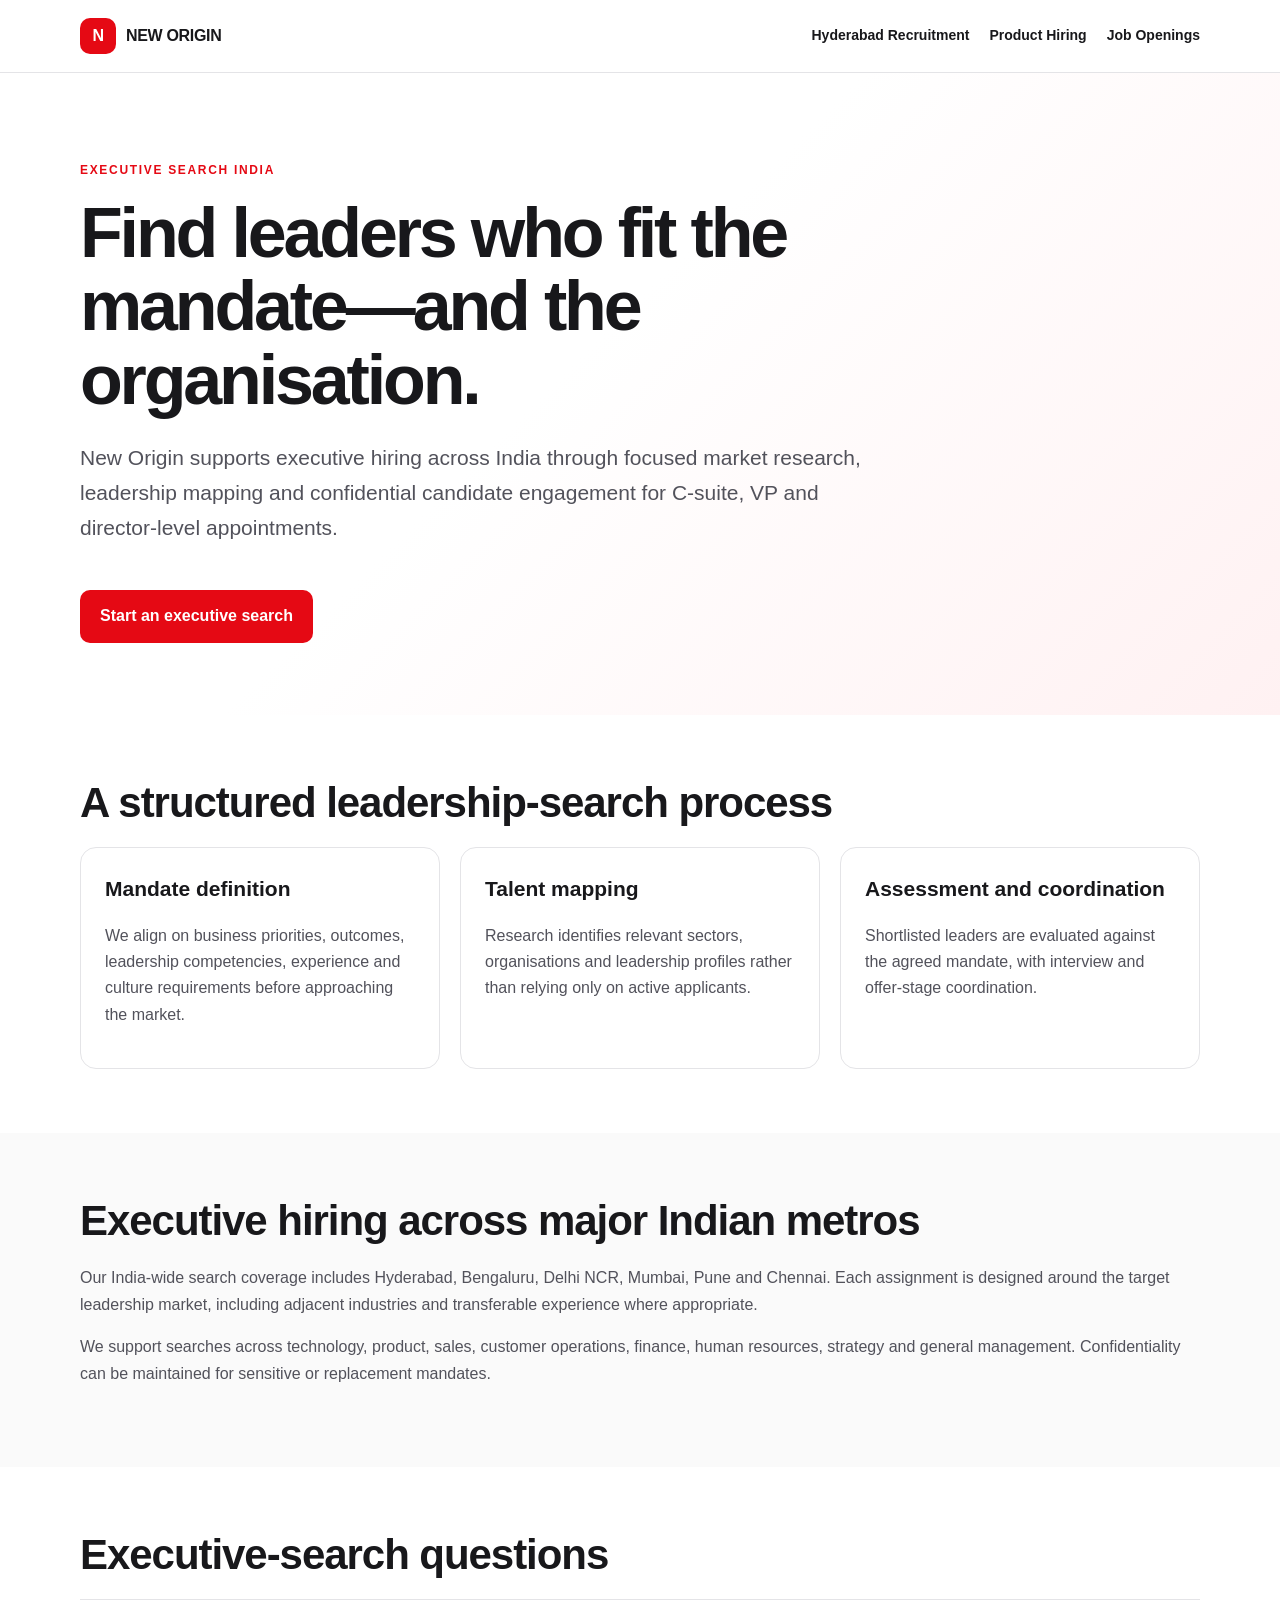
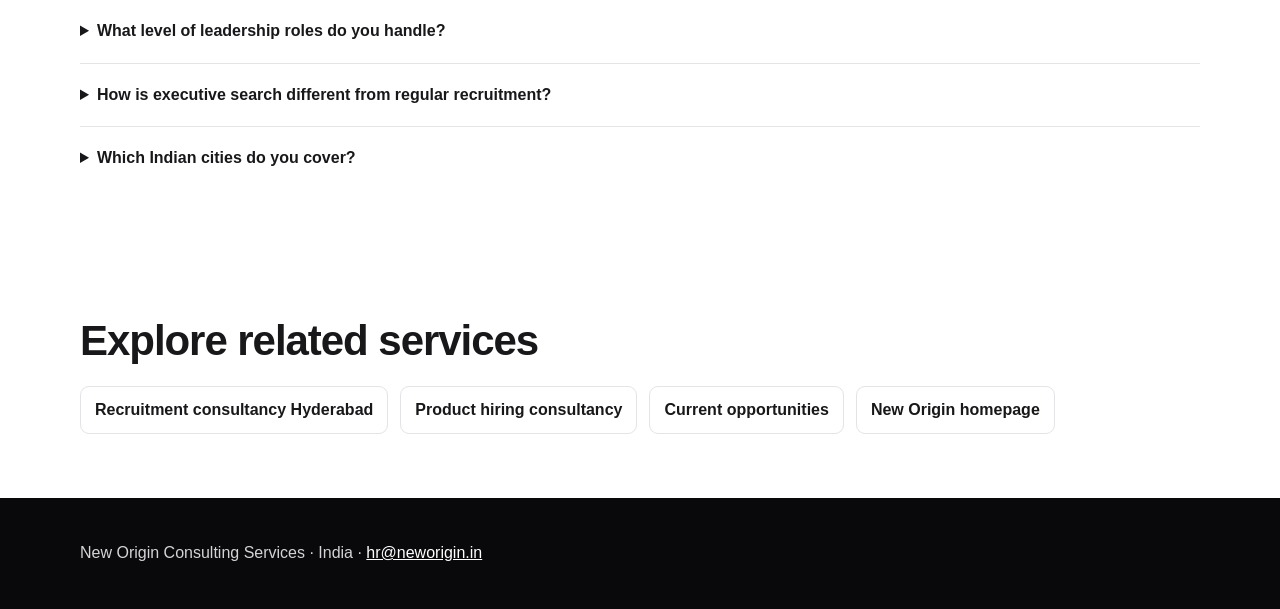
<file: executive-search-india.html>
<!doctype html><html lang="en"><head><meta charset="utf-8"><meta name="viewport" content="width=device-width,initial-scale=1"><title>Executive Search Firm in India | New Origin</title><meta name="description" content="Executive search services in India for C-suite, VP and director hiring. Targeted leadership mapping across Hyderabad, Bengaluru, Delhi, Mumbai, Pune and Chennai."><link rel="canonical" href="https://www.neworigin.in/executive-search-india.html"><link rel="icon" href="/favicon.svg" type="image/svg+xml"><link rel="stylesheet" href="/seo-page.css"><script type="application/ld+json">{"@context":"https://schema.org","@type":"Service","name":"Executive Search in India","serviceType":"Executive Search and Leadership Hiring","provider":{"@type":"Organization","name":"New Origin Consulting Services","url":"https://www.neworigin.in/"},"areaServed":{"@type":"Country","name":"India"}}</script></head><body><header class="top"><nav class="wrap nav"><a class="brand" href="/"><span class="mark">N</span>NEW ORIGIN</a><div class="navlinks"><a href="/recruitment-consultancy-hyderabad.html">Hyderabad Recruitment</a><a href="/product-technical-hiring.html">Product Hiring</a><a href="/job-openings.html">Job Openings</a></div></nav></header><main><section class="hero"><div class="wrap"><div class="eyebrow">Executive Search India</div><h1>Find leaders who fit the mandate—and the organisation.</h1><p class="lead">New Origin supports executive hiring across India through focused market research, leadership mapping and confidential candidate engagement for C-suite, VP and director-level appointments.</p><a class="cta" href="mailto:hr@neworigin.in?subject=Executive%20Search%20Mandate">Start an executive search</a></div></section><section class="section"><div class="wrap"><h2>A structured leadership-search process</h2><div class="grid"><article class="card"><h3>Mandate definition</h3><p>We align on business priorities, outcomes, leadership competencies, experience and culture requirements before approaching the market.</p></article><article class="card"><h3>Talent mapping</h3><p>Research identifies relevant sectors, organisations and leadership profiles rather than relying only on active applicants.</p></article><article class="card"><h3>Assessment and coordination</h3><p>Shortlisted leaders are evaluated against the agreed mandate, with interview and offer-stage coordination.</p></article></div></div></section><section class="section alt"><div class="wrap"><h2>Executive hiring across major Indian metros</h2><p>Our India-wide search coverage includes Hyderabad, Bengaluru, Delhi NCR, Mumbai, Pune and Chennai. Each assignment is designed around the target leadership market, including adjacent industries and transferable experience where appropriate.</p><p>We support searches across technology, product, sales, customer operations, finance, human resources, strategy and general management. Confidentiality can be maintained for sensitive or replacement mandates.</p></div></section><section class="section faq"><div class="wrap"><h2>Executive-search questions</h2><details><summary>What level of leadership roles do you handle?</summary><p>Our executive-search work focuses on C-suite, vice president, director and senior functional leadership appointments.</p></details><details><summary>How is executive search different from regular recruitment?</summary><p>Executive search uses proactive market mapping and direct engagement to reach qualified leaders, including people who may not be actively applying for jobs.</p></details><details><summary>Which Indian cities do you cover?</summary><p>We can conduct India-wide searches, with particular coverage across Hyderabad, Bengaluru, Delhi NCR, Mumbai, Pune and Chennai.</p></details></div></section><section class="section"><div class="wrap"><h2>Explore related services</h2><div class="links"><a href="/recruitment-consultancy-hyderabad.html">Recruitment consultancy Hyderabad</a><a href="/product-technical-hiring.html">Product hiring consultancy</a><a href="/job-openings.html">Current opportunities</a><a href="/">New Origin homepage</a></div></div></section></main><footer class="foot"><div class="wrap">New Origin Consulting Services · India · <a href="mailto:hr@neworigin.in">hr@neworigin.in</a></div></footer></body></html>
</file>
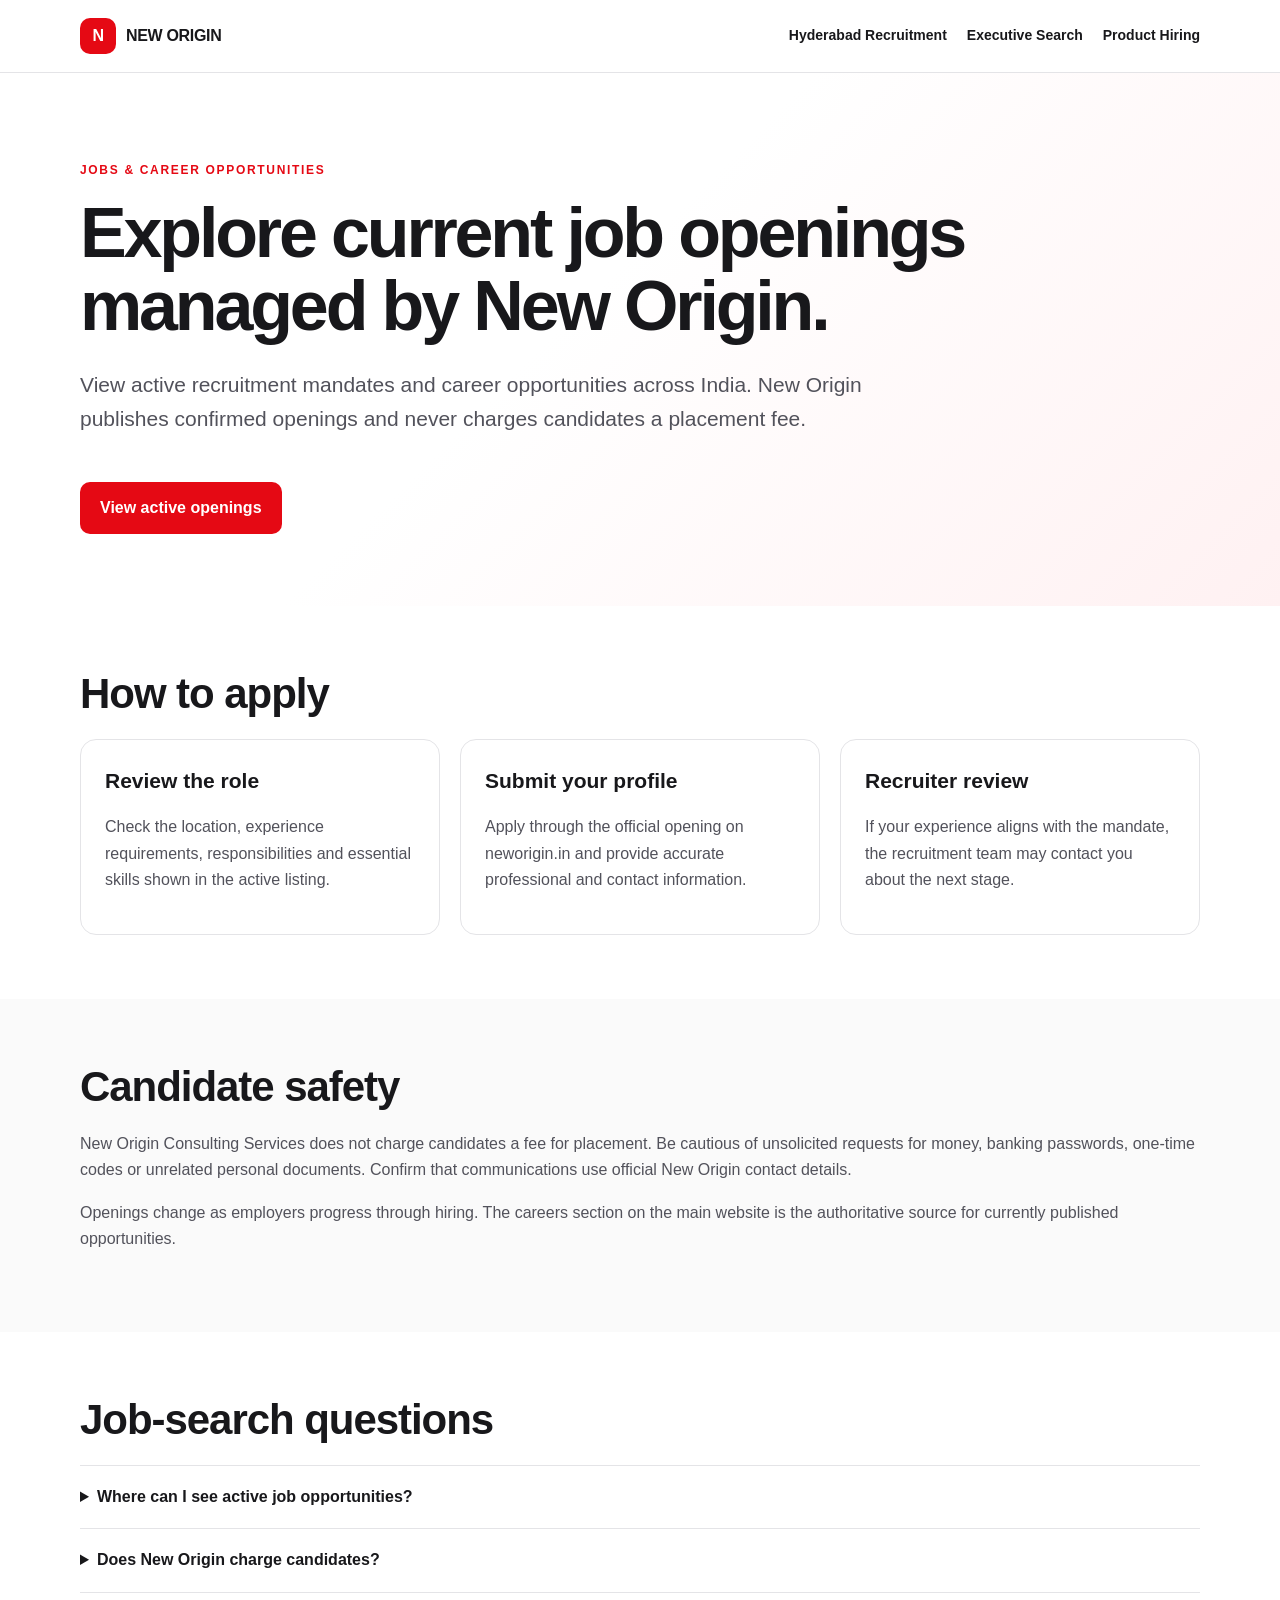
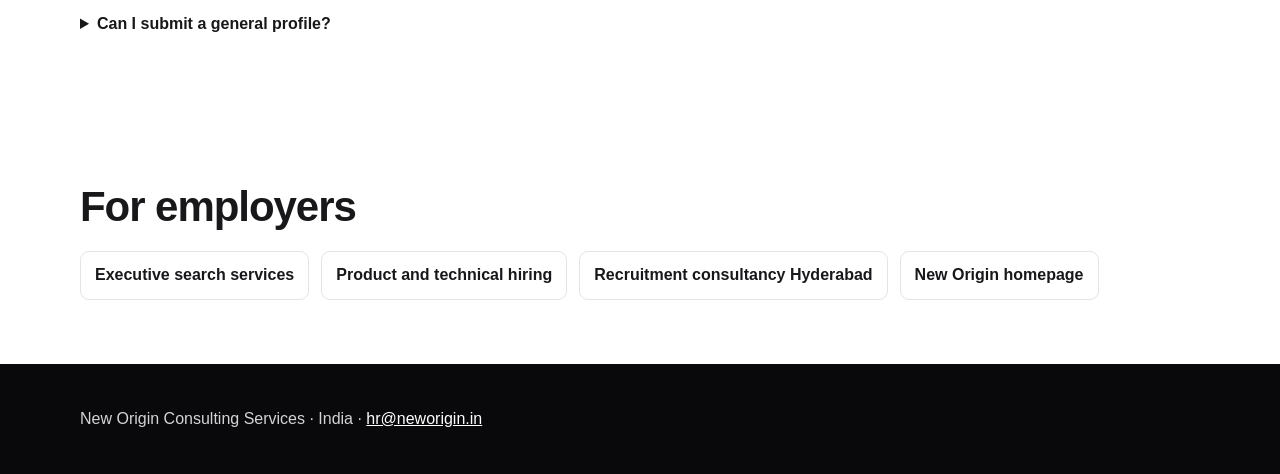
<file: job-openings.html>
<!doctype html><html lang="en"><head><meta charset="utf-8"><meta name="viewport" content="width=device-width,initial-scale=1"><title>Job Openings & Opportunities in India | New Origin</title><meta name="description" content="Explore job openings and career opportunities managed by New Origin Consulting Services across India. Review active mandates and apply through the official website."><link rel="canonical" href="https://www.neworigin.in/job-openings.html"><link rel="icon" href="/favicon.svg" type="image/svg+xml"><link rel="stylesheet" href="/seo-page.css"></head><body><header class="top"><nav class="wrap nav"><a class="brand" href="/"><span class="mark">N</span>NEW ORIGIN</a><div class="navlinks"><a href="/recruitment-consultancy-hyderabad.html">Hyderabad Recruitment</a><a href="/executive-search-india.html">Executive Search</a><a href="/product-technical-hiring.html">Product Hiring</a></div></nav></header><main><section class="hero"><div class="wrap"><div class="eyebrow">Jobs &amp; Career Opportunities</div><h1>Explore current job openings managed by New Origin.</h1><p class="lead">View active recruitment mandates and career opportunities across India. New Origin publishes confirmed openings and never charges candidates a placement fee.</p><a class="cta" href="/#careers">View active openings</a></div></section><section class="section"><div class="wrap"><h2>How to apply</h2><div class="grid"><article class="card"><h3>Review the role</h3><p>Check the location, experience requirements, responsibilities and essential skills shown in the active listing.</p></article><article class="card"><h3>Submit your profile</h3><p>Apply through the official opening on neworigin.in and provide accurate professional and contact information.</p></article><article class="card"><h3>Recruiter review</h3><p>If your experience aligns with the mandate, the recruitment team may contact you about the next stage.</p></article></div></div></section><section class="section alt"><div class="wrap"><h2>Candidate safety</h2><p>New Origin Consulting Services does not charge candidates a fee for placement. Be cautious of unsolicited requests for money, banking passwords, one-time codes or unrelated personal documents. Confirm that communications use official New Origin contact details.</p><p>Openings change as employers progress through hiring. The careers section on the main website is the authoritative source for currently published opportunities.</p></div></section><section class="section faq"><div class="wrap"><h2>Job-search questions</h2><details><summary>Where can I see active job opportunities?</summary><p>Use the “View active openings” button above to access the current careers section on the New Origin website.</p></details><details><summary>Does New Origin charge candidates?</summary><p>No. Candidates are not charged a placement fee for applying to or being considered for a mandate.</p></details><details><summary>Can I submit a general profile?</summary><p>You can contact hr@neworigin.in, but applications linked to a relevant active opening are easier for the recruitment team to assess.</p></details></div></section><section class="section"><div class="wrap"><h2>For employers</h2><div class="links"><a href="/executive-search-india.html">Executive search services</a><a href="/product-technical-hiring.html">Product and technical hiring</a><a href="/recruitment-consultancy-hyderabad.html">Recruitment consultancy Hyderabad</a><a href="/">New Origin homepage</a></div></div></section></main><footer class="foot"><div class="wrap">New Origin Consulting Services · India · <a href="mailto:hr@neworigin.in">hr@neworigin.in</a></div></footer></body></html>
</file>
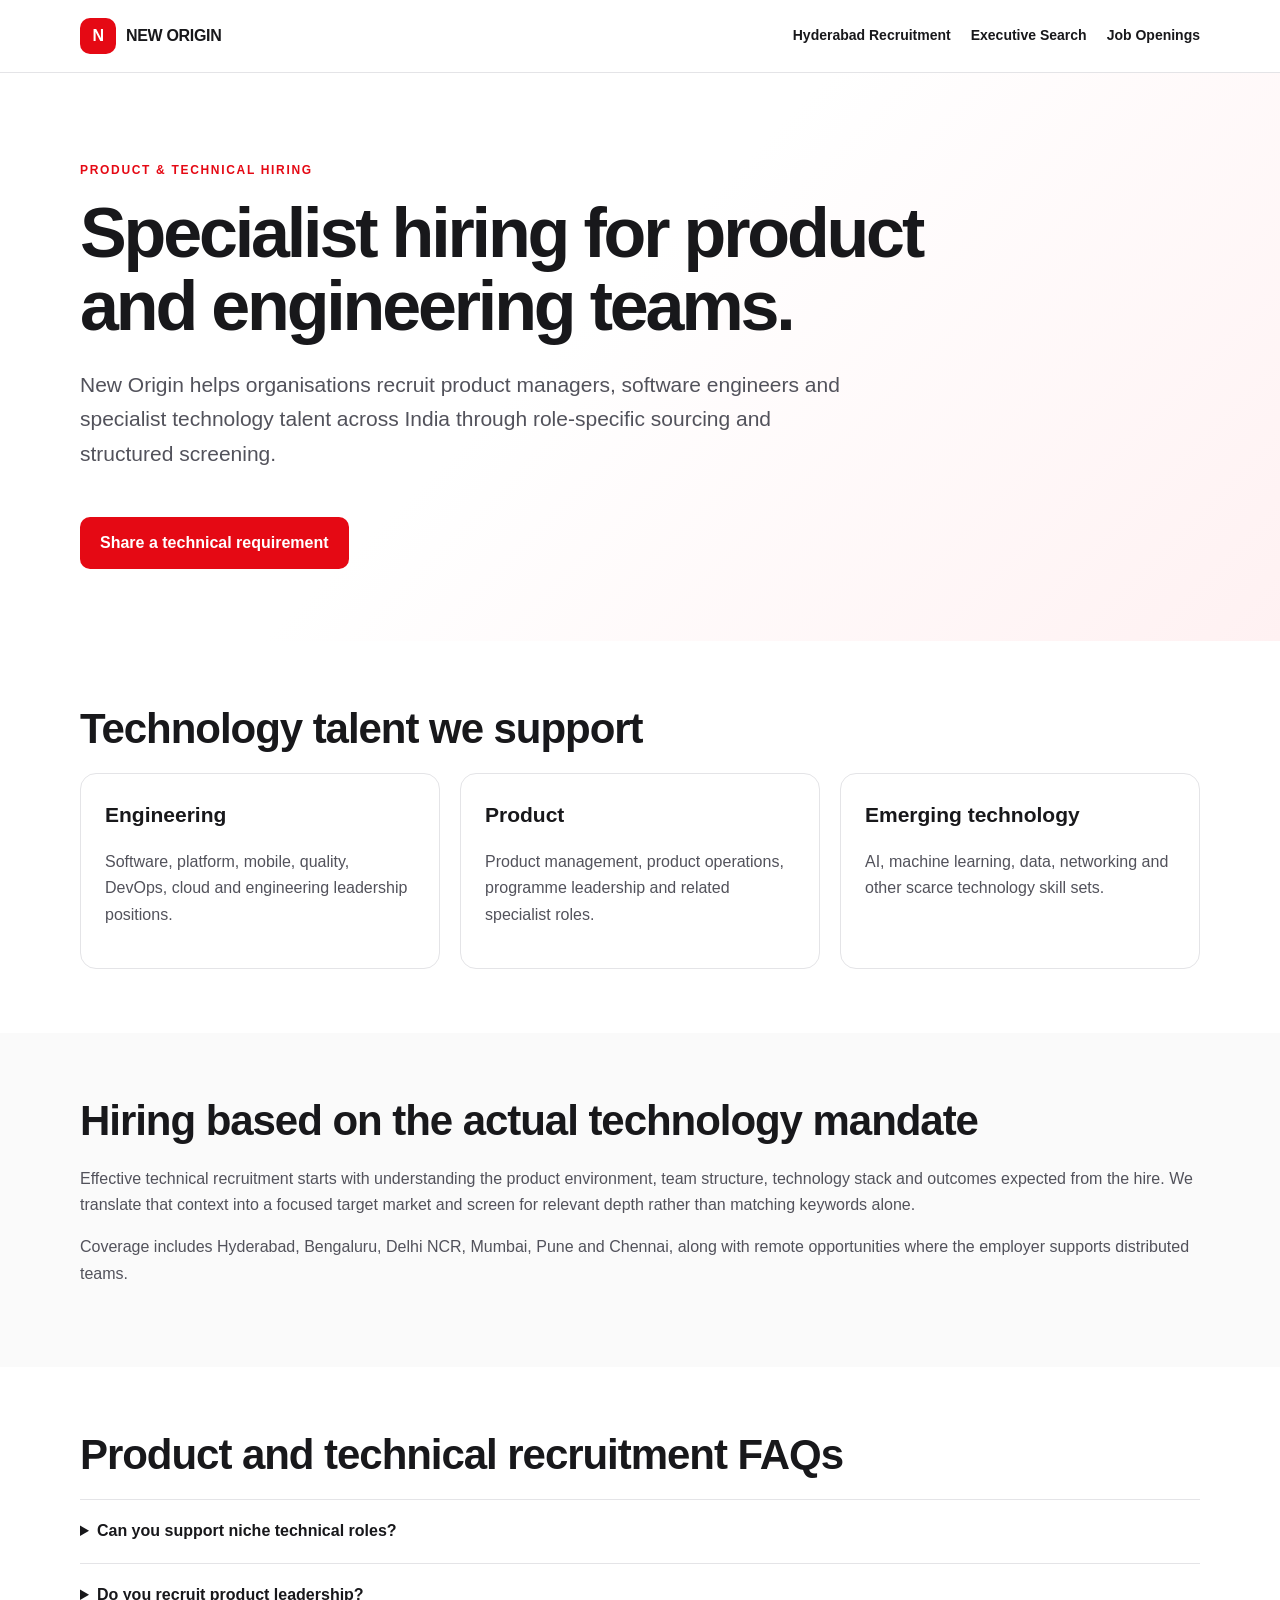
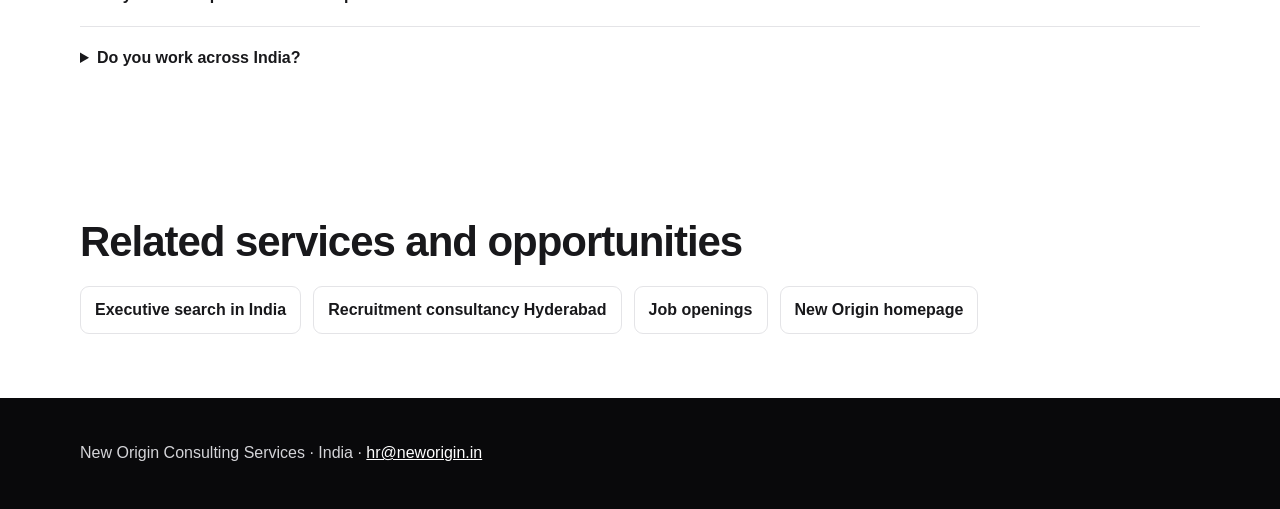
<file: product-technical-hiring.html>
<!doctype html><html lang="en"><head><meta charset="utf-8"><meta name="viewport" content="width=device-width,initial-scale=1"><title>Product & Technical Hiring Consultancy | New Origin</title><meta name="description" content="Product and technical hiring consultancy in India for engineering, product, mobile, AI, ML, cloud and networking talent across major technology markets."><link rel="canonical" href="https://www.neworigin.in/product-technical-hiring.html"><link rel="icon" href="/favicon.svg" type="image/svg+xml"><link rel="stylesheet" href="/seo-page.css"><script type="application/ld+json">{"@context":"https://schema.org","@type":"Service","name":"Product and Technical Hiring","provider":{"@type":"Organization","name":"New Origin Consulting Services","url":"https://www.neworigin.in/"},"areaServed":{"@type":"Country","name":"India"},"serviceType":["Product Hiring","Technical Recruitment","Engineering Recruitment"]}</script></head><body><header class="top"><nav class="wrap nav"><a class="brand" href="/"><span class="mark">N</span>NEW ORIGIN</a><div class="navlinks"><a href="/recruitment-consultancy-hyderabad.html">Hyderabad Recruitment</a><a href="/executive-search-india.html">Executive Search</a><a href="/job-openings.html">Job Openings</a></div></nav></header><main><section class="hero"><div class="wrap"><div class="eyebrow">Product &amp; Technical Hiring</div><h1>Specialist hiring for product and engineering teams.</h1><p class="lead">New Origin helps organisations recruit product managers, software engineers and specialist technology talent across India through role-specific sourcing and structured screening.</p><a class="cta" href="mailto:hr@neworigin.in?subject=Product%20or%20Technical%20Hiring">Share a technical requirement</a></div></section><section class="section"><div class="wrap"><h2>Technology talent we support</h2><div class="grid"><article class="card"><h3>Engineering</h3><p>Software, platform, mobile, quality, DevOps, cloud and engineering leadership positions.</p></article><article class="card"><h3>Product</h3><p>Product management, product operations, programme leadership and related specialist roles.</p></article><article class="card"><h3>Emerging technology</h3><p>AI, machine learning, data, networking and other scarce technology skill sets.</p></article></div></div></section><section class="section alt"><div class="wrap"><h2>Hiring based on the actual technology mandate</h2><p>Effective technical recruitment starts with understanding the product environment, team structure, technology stack and outcomes expected from the hire. We translate that context into a focused target market and screen for relevant depth rather than matching keywords alone.</p><p>Coverage includes Hyderabad, Bengaluru, Delhi NCR, Mumbai, Pune and Chennai, along with remote opportunities where the employer supports distributed teams.</p></div></section><section class="section faq"><div class="wrap"><h2>Product and technical recruitment FAQs</h2><details><summary>Can you support niche technical roles?</summary><p>Yes. Market mapping and direct sourcing can be used for specialised technology profiles where the active applicant pool is limited.</p></details><details><summary>Do you recruit product leadership?</summary><p>Yes. We support product-management and product-leadership hiring, including senior and executive mandates.</p></details><details><summary>Do you work across India?</summary><p>Yes. Searches can cover India nationally, with concentration in the country's major technology and business metros.</p></details></div></section><section class="section"><div class="wrap"><h2>Related services and opportunities</h2><div class="links"><a href="/executive-search-india.html">Executive search in India</a><a href="/recruitment-consultancy-hyderabad.html">Recruitment consultancy Hyderabad</a><a href="/job-openings.html">Job openings</a><a href="/">New Origin homepage</a></div></div></section></main><footer class="foot"><div class="wrap">New Origin Consulting Services · India · <a href="mailto:hr@neworigin.in">hr@neworigin.in</a></div></footer></body></html>
</file>
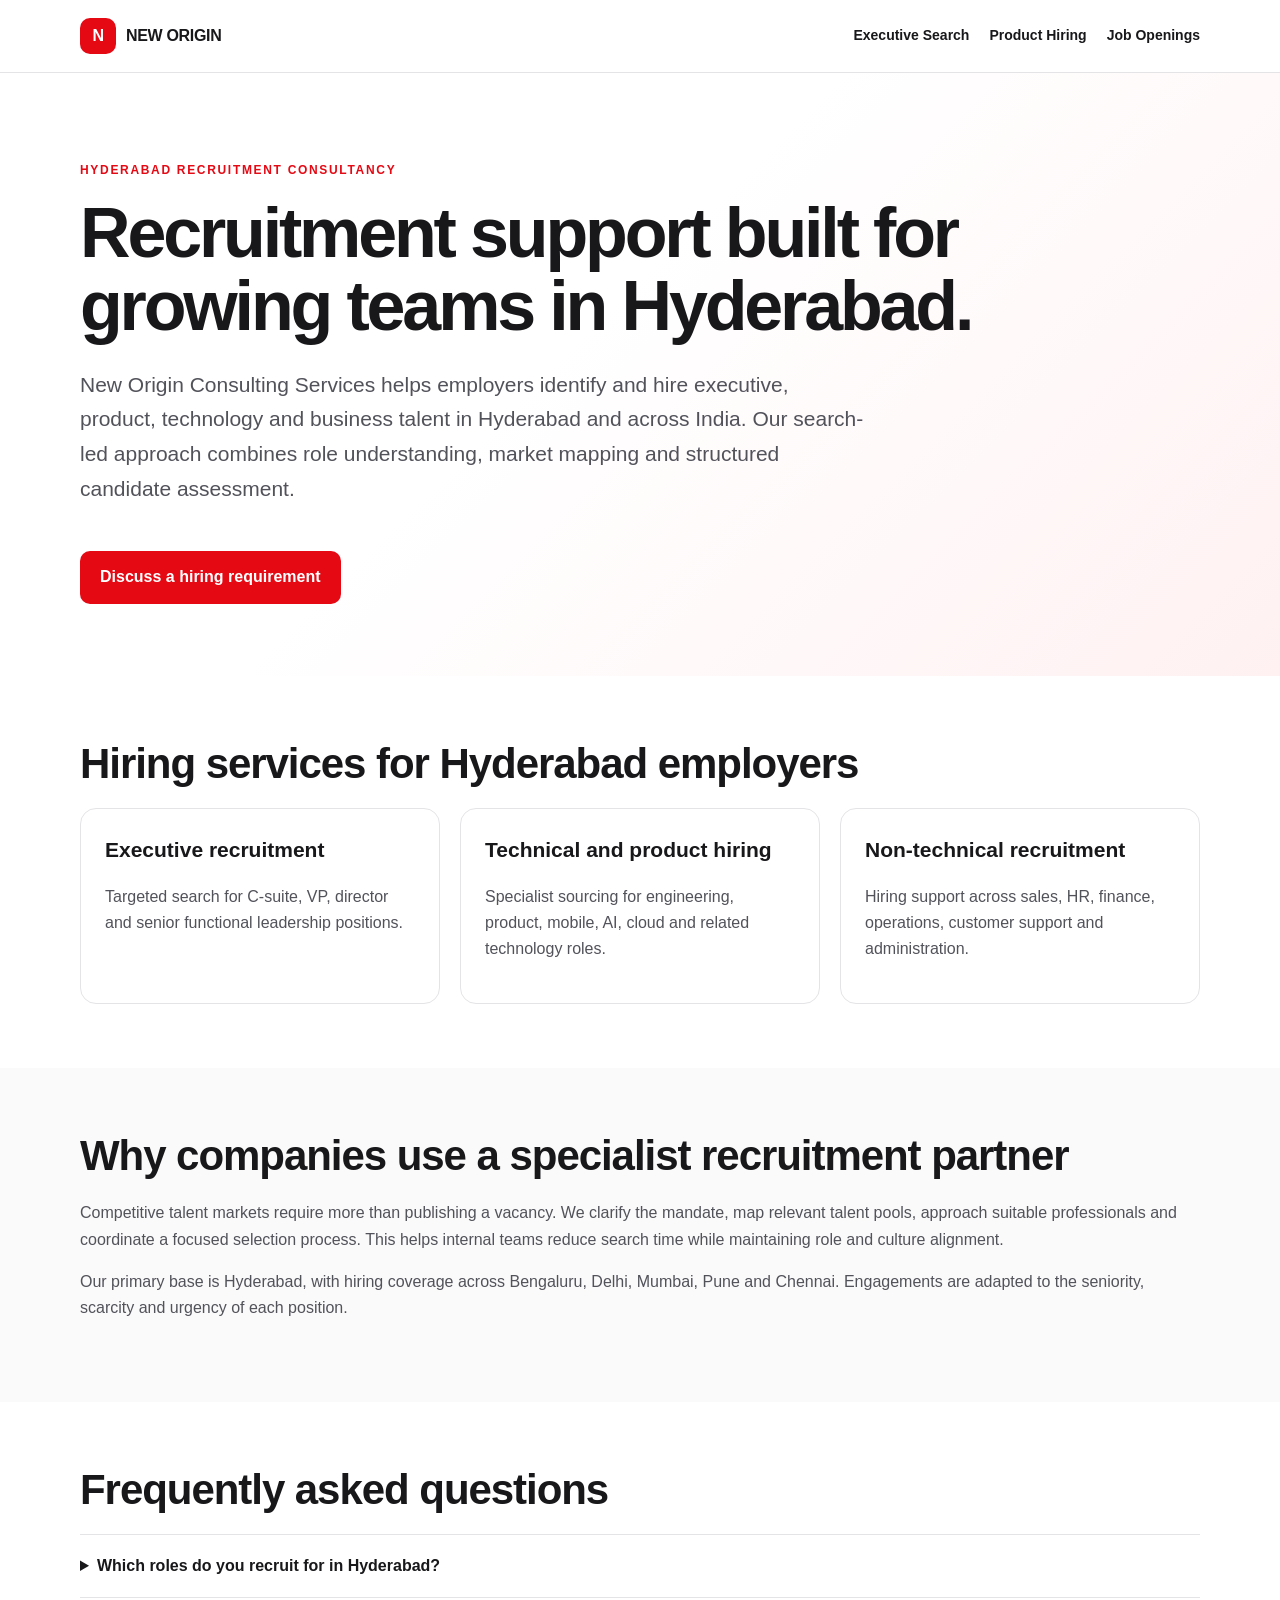
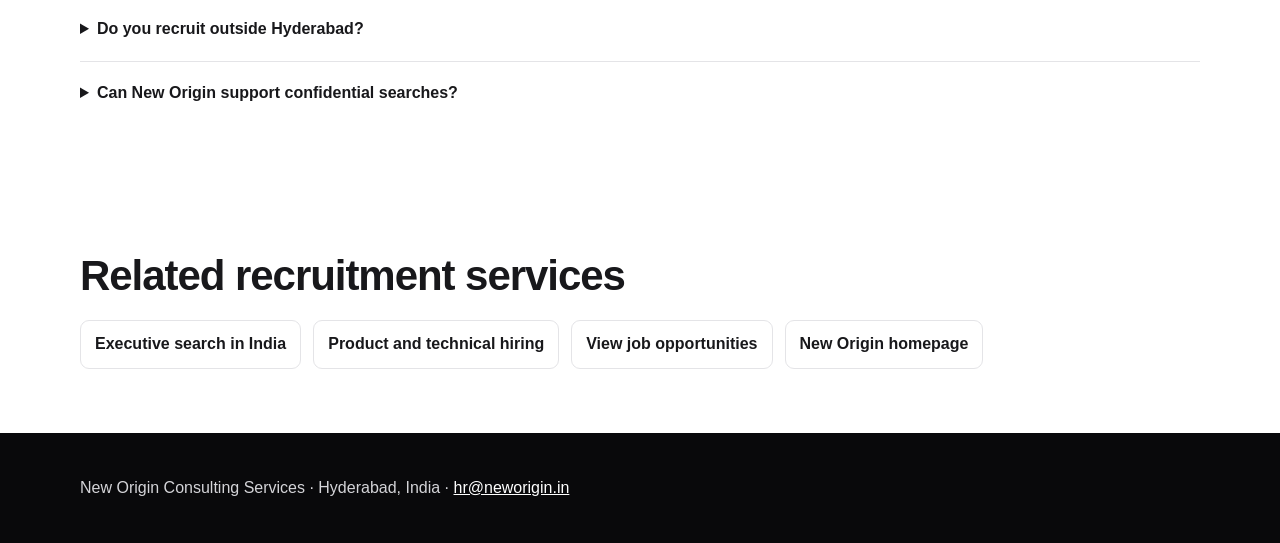
<file: recruitment-consultancy-hyderabad.html>
<!doctype html><html lang="en"><head><meta charset="utf-8"><meta name="viewport" content="width=device-width,initial-scale=1"><title>Recruitment Consultancy in Hyderabad | New Origin</title><meta name="description" content="Recruitment consultancy in Hyderabad for executive, technical, product and non-technical hiring. New Origin supports employers across Hyderabad and India's major metros."><link rel="canonical" href="https://www.neworigin.in/recruitment-consultancy-hyderabad.html"><link rel="icon" href="/favicon.svg" type="image/svg+xml"><link rel="stylesheet" href="/seo-page.css"><script type="application/ld+json">{"@context":"https://schema.org","@type":"ProfessionalService","name":"New Origin Consulting Services","url":"https://www.neworigin.in/recruitment-consultancy-hyderabad.html","email":"hr@neworigin.in","telephone":"+91 9380949208","address":{"@type":"PostalAddress","addressLocality":"Hyderabad","addressRegion":"Telangana","postalCode":"500050","addressCountry":"IN"},"areaServed":["Hyderabad","Bengaluru","Delhi","Mumbai","Pune","Chennai","India"],"serviceType":["Recruitment Consulting","Executive Search","Technical Recruitment","Product Hiring"]}</script></head><body><header class="top"><nav class="wrap nav"><a class="brand" href="/"><span class="mark">N</span>NEW ORIGIN</a><div class="navlinks"><a href="/executive-search-india.html">Executive Search</a><a href="/product-technical-hiring.html">Product Hiring</a><a href="/job-openings.html">Job Openings</a></div></nav></header><main><section class="hero"><div class="wrap"><div class="eyebrow">Hyderabad Recruitment Consultancy</div><h1>Recruitment support built for growing teams in Hyderabad.</h1><p class="lead">New Origin Consulting Services helps employers identify and hire executive, product, technology and business talent in Hyderabad and across India. Our search-led approach combines role understanding, market mapping and structured candidate assessment.</p><a class="cta" href="mailto:hr@neworigin.in?subject=Hyderabad%20Hiring%20Requirement">Discuss a hiring requirement</a></div></section><section class="section"><div class="wrap"><h2>Hiring services for Hyderabad employers</h2><div class="grid"><article class="card"><h3>Executive recruitment</h3><p>Targeted search for C-suite, VP, director and senior functional leadership positions.</p></article><article class="card"><h3>Technical and product hiring</h3><p>Specialist sourcing for engineering, product, mobile, AI, cloud and related technology roles.</p></article><article class="card"><h3>Non-technical recruitment</h3><p>Hiring support across sales, HR, finance, operations, customer support and administration.</p></article></div></div></section><section class="section alt"><div class="wrap"><h2>Why companies use a specialist recruitment partner</h2><p>Competitive talent markets require more than publishing a vacancy. We clarify the mandate, map relevant talent pools, approach suitable professionals and coordinate a focused selection process. This helps internal teams reduce search time while maintaining role and culture alignment.</p><p>Our primary base is Hyderabad, with hiring coverage across Bengaluru, Delhi, Mumbai, Pune and Chennai. Engagements are adapted to the seniority, scarcity and urgency of each position.</p></div></section><section class="section faq"><div class="wrap"><h2>Frequently asked questions</h2><details><summary>Which roles do you recruit for in Hyderabad?</summary><p>We support executive leadership, software engineering, product, AI and ML, cloud, sales, HR, finance, operations and customer-support hiring.</p></details><details><summary>Do you recruit outside Hyderabad?</summary><p>Yes. We support searches across India, with particular focus on Hyderabad, Bengaluru, Delhi, Mumbai, Pune and Chennai.</p></details><details><summary>Can New Origin support confidential searches?</summary><p>Yes. Executive and sensitive replacement mandates can be handled through a targeted and discreet search process.</p></details></div></section><section class="section"><div class="wrap"><h2>Related recruitment services</h2><div class="links"><a href="/executive-search-india.html">Executive search in India</a><a href="/product-technical-hiring.html">Product and technical hiring</a><a href="/job-openings.html">View job opportunities</a><a href="/">New Origin homepage</a></div></div></section></main><footer class="foot"><div class="wrap">New Origin Consulting Services · Hyderabad, India · <a href="mailto:hr@neworigin.in">hr@neworigin.in</a></div></footer></body></html>
</file>
<file: seo-page.css>
:root{--red:#e50914;--ink:#18181b;--muted:#52525b;--line:#e4e4e7;--soft:#fafafa}*{box-sizing:border-box}body{margin:0;color:var(--ink);font-family:Inter,Arial,sans-serif;line-height:1.65;background:#fff}a{color:inherit}.wrap{width:min(1120px,calc(100% - 32px));margin:auto}.top{border-bottom:1px solid var(--line);background:#fff;position:sticky;top:0;z-index:10}.nav{min-height:72px;display:flex;align-items:center;justify-content:space-between;gap:24px}.brand{text-decoration:none;font-weight:900;letter-spacing:-.02em;display:flex;align-items:center;gap:10px}.mark{background:var(--red);color:#fff;width:36px;height:36px;border-radius:10px;display:grid;place-items:center}.navlinks{display:flex;gap:20px;font-size:14px;font-weight:700}.navlinks a{text-decoration:none}.hero{padding:88px 0 72px;background:linear-gradient(135deg,#fff 45%,#fff1f2)}.eyebrow{color:var(--red);font-size:12px;font-weight:900;letter-spacing:.14em;text-transform:uppercase}.hero h1{font-size:clamp(38px,7vw,70px);line-height:1.05;letter-spacing:-.045em;max-width:900px;margin:16px 0 24px}.lead{font-size:clamp(17px,2vw,21px);color:var(--muted);max-width:790px}.cta{display:inline-block;margin-top:24px;background:var(--red);color:#fff;text-decoration:none;padding:13px 20px;border-radius:10px;font-weight:800}.section{padding:64px 0}.section.alt{background:var(--soft)}h2{font-size:clamp(28px,4vw,42px);line-height:1.15;margin:0 0 20px;letter-spacing:-.025em}h3{font-size:21px;margin:0 0 10px}.grid{display:grid;grid-template-columns:repeat(3,1fr);gap:20px}.card{border:1px solid var(--line);border-radius:16px;padding:24px;background:#fff}.card p,.section p,.section li{color:var(--muted)}.links{display:flex;flex-wrap:wrap;gap:12px}.links a{border:1px solid var(--line);padding:10px 14px;border-radius:9px;text-decoration:none;font-weight:700}.faq details{border-top:1px solid var(--line);padding:18px 0}.faq summary{font-weight:800;cursor:pointer}.foot{background:#09090b;color:#d4d4d8;padding:42px 0}.foot a{color:#fff}@media(max-width:760px){.navlinks{display:none}.hero{padding:62px 0 54px}.grid{grid-template-columns:1fr}.section{padding:48px 0}}
</file>
